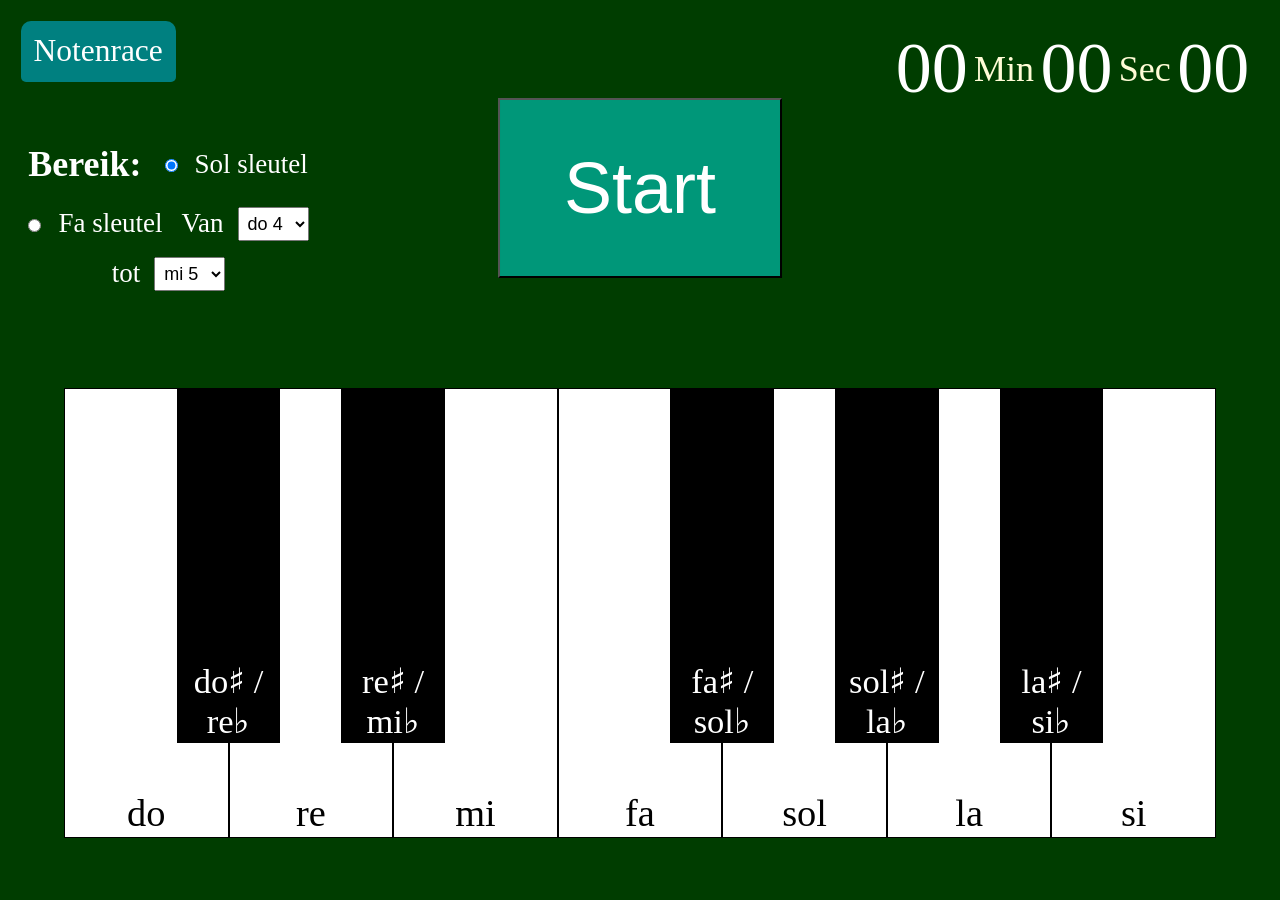
<file: test.html>
<!DOCTYPE html>
<html lang="en">
<head>
    <meta charset="UTF-8">
    <meta http-equiv="X-UA-Compatible" 
          content="IE=edge">
    <meta name="viewport" 
          content="width=device-width, initial-scale=1.0">
    <title>Test</title>
    <link rel="stylesheet" href="style.css?v=2">
</head>

<body>
<div id="testcontainer">
	<a href="index.html" class="btn">Notenrace</a>


	<div id="testkader">
		<button id="start" class="start-test" onclick="startTest(true)">Start</button>
	</div>
    <div id="time" class="test-time">

		<span class="digit" id="min">00</span>
		<span class="txt">Min</span>

		<span class="digit" id="sec">00</span>
		<span class="txt">Sec</span>

		<span class="digit" id="count">00</span>
    </div>

	

	<div id="menus" class="menus-test">
	
	<b>Bereik:</b>

		<input type="radio" id="sol-sleutel" name="sleutel" value="sol-sleutel" onchange="updateClefRange()" checked>
		<label class="labels" for="sol-sleutel">Sol sleutel</label>

		<input type="radio" id="fa-sleutel" name="sleutel" value="fa-sleutel" onchange="updateClefRange()">
		<label class="labels" for="fa-sleutel">Fa sleutel</label>

		<label class="labels" for="van">Van</label>
		<select id="van" name="van">

			<option value="28">mi 1</option>
			<option value="29">fa 1</option>
			<option value="31">sol 1</option>
			<option value="33">la 1</option>
			<option value="35">si 1</option>

			<option value="36">do 2</option>
			<option value="38">re 2</option>
			<option value="40">mi 2</option>
			<option value="41">fa 2</option>
			<option value="43">sol 2</option>
			<option value="45">la 2</option>
			<option value="47">si 2</option>

			<option value="48">do 3</option>
			<option value="50">re 3</option>
			<option value="52">mi 3</option>
			<option value="53">fa 3</option>
			<option value="55">sol 3</option>
			<option value="57">la 3</option>
			<option value="59">si 3</option>

			<option value="60" selected>do 4</option>
			<option value="62">re 4</option>
			<option value="64">mi 4</option>
			<option value="65">fa 4</option>
			<option value="67">sol 4</option>
			<option value="69">la 4</option>
			<option value="71">si 4</option>

			<option value="72">do 5</option>
			<option value="74">re 5</option>
			<option value="76">mi 5</option>
			<option value="77">fa 5</option>
			<option value="79">sol 5</option>
			<option value="81">la 5</option>
			<option value="83">si 5</option>

			<option value="84">do 6</option>
			<option value="86">re 6</option>
			<option value="88">mi 6</option>
			<option value="89">fa 6</option>
			<option value="91">sol 6</option>
			<option value="93">la 6</option>

		</select>

		<label class="labels" for="tot">tot</label>
		<select id="tot" name="tot">

			<option value="28">mi 1</option>
			<option value="29">fa 1</option>
			<option value="31">sol 1</option>
			<option value="33">la 1</option>
			<option value="35">si 1</option>

			<option value="36">do 2</option>
			<option value="38">re 2</option>
			<option value="40">mi 2</option>
			<option value="41">fa 2</option>
			<option value="43">sol 2</option>
			<option value="45">la 2</option>
			<option value="47">si 2</option>

			<option value="48">do 3</option>
			<option value="50">re 3</option>
			<option value="52">mi 3</option>
			<option value="53">fa 3</option>
			<option value="55">sol 3</option>
			<option value="57">la 3</option>
			<option value="59">si 3</option>

			<option value="60">do 4</option>
			<option value="62">re 4</option>
			<option value="64">mi 4</option>
			<option value="65">fa 4</option>
			<option value="67">sol 4</option>
			<option value="69">la 4</option>
			<option value="71">si 4</option>

			<option value="72">do 5</option>
			<option value="74">re 5</option>
			<option value="76" selected>mi 5</option>
			<option value="77">fa 5</option>
			<option value="79">sol 5</option>
			<option value="81">la 5</option>
			<option value="83">si 5</option>

			<option value="84">do 6</option>
			<option value="86">re 6</option>
			<option value="88">mi 6</option>
			<option value="89">fa 6</option>
			<option value="91">sol 6</option>
			<option value="93">la 6</option>


		</select>

	</div>
</div>



<div id="keyboard">
	<div class="wit" data-noot="do">do</div>
	<div class="zwart" data-noot="do-kruis">do♯ / re♭</div>
	<div class="wit" data-noot="re">re</div>
	<div class="zwart" data-noot="re-kruis">re♯ / mi♭</div>
	<div class="wit" data-noot="mi">mi</div>
	
	<div class="wit" data-noot="fa">fa</div>
	<div class="zwart" data-noot="fa-kruis">fa♯ / sol♭</div>
	<div class="wit" data-noot="sol">sol</div>
	<div class="zwart" data-noot="sol-kruis">sol♯ / la♭</div>
	<div class="wit" data-noot="la">la</div>
	<div class="zwart" data-noot="la-kruis">la♯ / si♭</div>
	<div class="wit" data-noot="si">si</div>
</div>

<script src="test.js"?v=3></script>
<script src="stopwatch.js"v=2></script>

</body>
</html>
</file>
<file: style.css>
body {
background-color: rgb(0, 61, 0);
}

.image {
background-color: white;
width: 100%;
}

.kader {
background-color: white;
width: 100%;
margin: auto;
padding-top: 2%;
}

.staff-edge {
	width: 12%;
	height: auto;
	display: block;
}

.note-slot {
  width: 6%;       /* key alignment value */
  display: flex;
  justify-content: center;
  align-items: center;
}

.blanco-slot {
	width: 4%;
	display: flex;
	justify-content: center;
	align-items: center;
}

.note-img {
	width: 100%;
	height: auto;
	display: block;
}

.container {
    display: flex;
    flex-direction: column;
    justify-content: center;
    align-items: center;
    width: 100%;
    background-color: rgb(0, 61, 0);
}

.titel{
    display: flex;
    justify-content: center;
    align-items: center;
    width: 100%;
	color: white;
	font-size: 5vh;
	padding: 2vh;
}

.digit {
    font-size: 8vh;
    color: #fff;
}

.txt {
    font-size: 4vh;
    color: #fffcd6;
}

.btn {
    padding: 1vw;
	margin: 1%;
    border-top-right-radius: 10px;
    border-bottom-left-radius: 5px;
    border-bottom-right-radius: 5px;
    border-top-left-radius: 10px;
    cursor: pointer;
    font-size: 2vh;
    transition: 0.5s;
    color: white;
}

.labels {
	color:white;
	font-size: 3vh;
}

.oplossing-balk {
	width: 100%;
	display: block;
	}

.dropdowns {
	width: 40%;
}

.wit {
  flex: 1;
  width: 14.3%;
  background: white;
  border: 1px solid black;
  position: relative;
  font-size: 100%;
  display: flex;
  align-items: flex-end;
  justify-content: center;
  font-size: 3vw;
  text-align: center;
  padding-bottom: 0.2vh;
  cursor: pointer;
}

.zwart {
  width: 9%;
  height: 90%;
  background: black;
  z-index: 2;
  margin: -4.5%;
  color: white;
  display: flex;
  align-items: flex-end;
  justify-content: center;
  font-size: 2.7vw;
  text-align: center;
  padding-bottom: 0.2vh;
  cursor: pointer;
}

.random-noot {
	width: 100%;
	height: auto;
}

.random-noot-single {
	height: 100%;
	width: auto;
}

.staff-edge-single {
	height: 100%;
}

a.btn {
	background-color: teal;
	position: absolute;
	left: 0px;
	text-decoration: none;
	font-size: 3.5vh;
}

.test-time {
	position: absolute;
	right: 1vw;
	top: 1vh;
	padding: 10px;
	border-radius: 1vh;
	display: flex;
	align-items: center;
	gap: 0.5vw;
}

.accidental {
	position: absolute; 
}

#gallery {
  display: flex;
  justify-content: flex-start;
  align-items: stretch;
  width: 100%;
  margin: auto;
}

#oplossing {
  display: flex;
  justify-content: flex-start;
  align-items: center;
  width: 100%;
  margin: auto;
  height: auto;
}

#buttons {
	margin: auto;
    margin-top: 3vh;
	width: 80%;
    display: flex;
    justify-content: center;
}

#start {
    background-color: #009779;
}

#start.start-test {
	height: 50%;
	width: 150%;
	font-size: 8vh;
	background-color: #009779;
	cursor: pointer;
	color: white;
	position: absolute;
	left: 50%;
	transform: translateX(-50%);
}

#start.reset-test {
	height: 20%;
	width: 100%;
	font-size: 3vh;
	background-color: #009779;
	cursor: pointer;
	color: white;
	position: absolute;
	left: 50%;
	transform: translateX(-50%);
	bottom: 0;
}

#stop {
    background-color: #0e85fc;
}

#reset {
    background-color: #c91400;
}

#toon-oplossing{
    background-color: #46347A;
}

#menus {
    display: flex;
    flex-wrap: wrap;
    justify-content: center;
    align-items: center;
    gap: 1vh;
    width: 90%;
    margin-top: 2vh;
}

#menus.menus-test {
	position: absolute;
	top: 30%;
    flex-wrap: wrap;
    justify-content: center;
    align-items: center;
    gap: 1vh;
    width: 25%;
    margin-top: 2vh;
}

#myImage {
	width: 100%;
	display: block;
	}
	
#oplossing-balk {
	width: 100%;
	height: auto;
	display: block;
	}

#keyboard {
  position: relative;
  display: flex;
  height: 50vh;
  width: 90vw;
  margin: auto;
  overflow: hidden;
}

#testkader {
	position: absolute;
	left: 50%;
	transform: translateX(-50%);
	width: 15%;
	height: 100%;
	display: flex;
	justify-content: center;
	align-items: center;
}

#testcontainer {
	position: relative;
	margin: auto;
	height: 40vh;
	margin-bottom: 20px;
}

#menus-notentest {
	position: absolute;
	left: 0px;
	top: 15vh;
	width: 40vh;
}

#testresultaat {
	padding: 10px;
	font-size: 3vh;
	position: absolute;
	top: 5%;
	color: white;
}

h1 {
    color: rgb(10, 238, 10);
    text-align: center;
}

b {
    color: white;
    font-size: 4vh;
    padding: 1vh;
}

label {
        display: table-cell;
        white-space: nowrap;
	    padding: 5px;
	    font-size: 2vh;
        }

select {
            display: table-cell;
            white-space: nowrap;
	    padding: 5px;
	    font-size: 2vh;
        }

@media (max-width: 700px) and (orientation: portrait) {
	.titel {
		font-size: 7vw;
	}
	
	.digit {
		font-size: 6vw;
	}
	
	.txt {
		font-size: 4vw;
	}
	
	a.btn {
	background-color: teal;
	position: absolute;
	left: 0px;
	top: 90vh;
	text-decoration: none;
	font-size: 5vw;
	}
	
	#testkader {
	position: absolute;
	left: 50%;
	transform: translateX(-50%);
	height: 100%;
	width: 60%;
	justify-content: center;
	}
	
	#keyboard {
	position: relative;
	display: flex;
	height: 30vh;
	width: 90vw;
	margin: auto;
	overflow: hidden;
	}
	
	#start.start-test {
	height: 50%;
	width: 150%;
	font-size: 7vh;
	position: relative;
	left: -25%;
	background-color: white;
	cursor: pointer;
	}
	
	#start.reset-test {
	height: 50%;
	width: 150%;
	font-size: 7vh;
	position: relative;
	left: -25%;
	background-color: white;
	cursor: pointer;
	}
	
	#menus.menus-test {
	position: absolute;
	top: 70vh;
    flex-wrap: wrap;
    justify-content: center;
    align-items: center;
    gap: 1vh;
    width: 25%;
    margin-top: 2vh;
	left: 10vh;
	}
		
}

@media (max-width: 700px) and (orientation: landscape){
	.btn {
		font-size: 5vh;
	}
	
	.labels {
		font-size: 5vh;
	}
	
	select {
		font-size: 4vh;
	}
	
	#menus.menus-test {
	position: absolute;
	top: 30%;
    flex-wrap: wrap;
    justify-content: center;
    align-items: center;
    gap: 1vh;
    width: 25%;
    margin-top: 2vh;
	}
}
</file>
